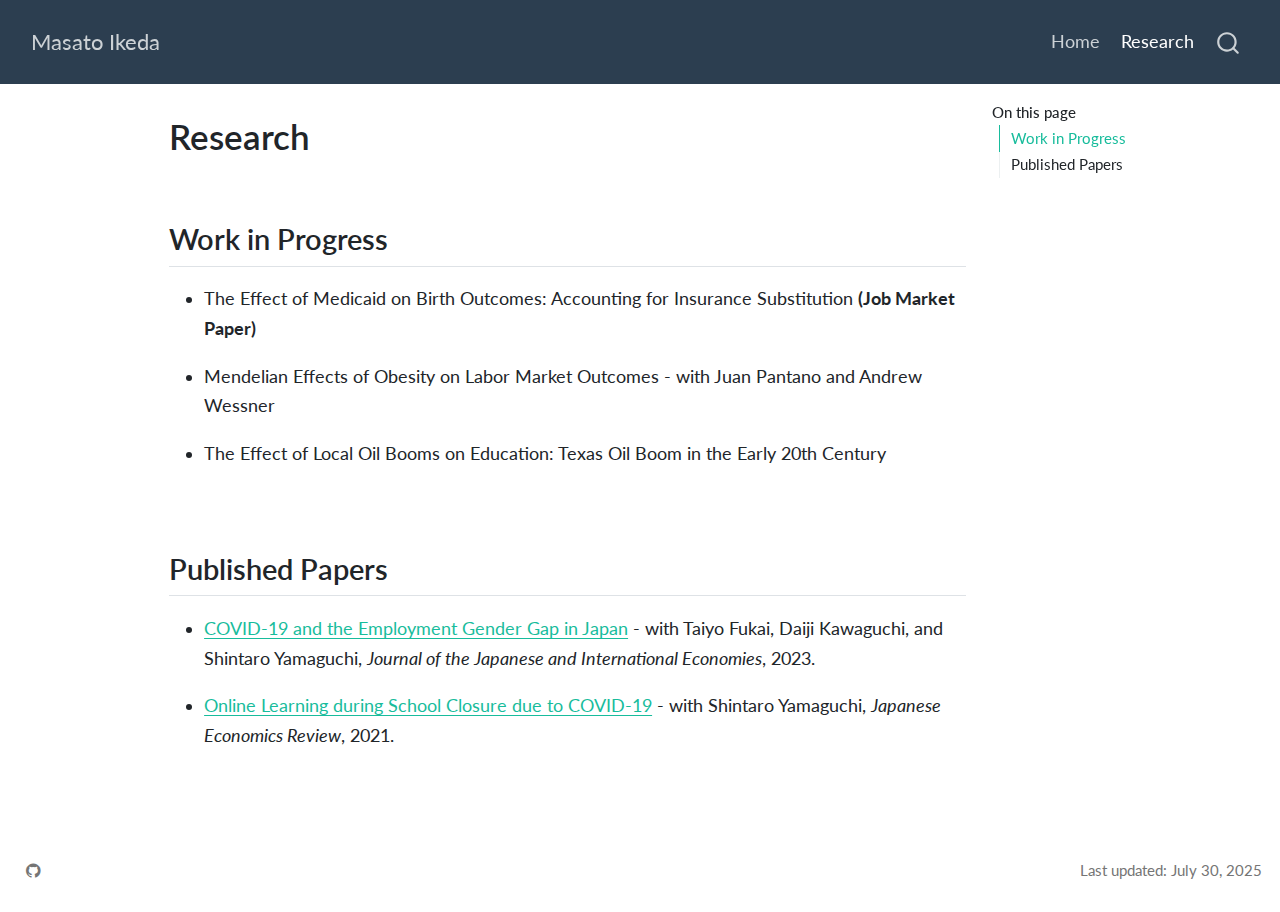
<file: research.html>
<!DOCTYPE html>
<html xmlns="http://www.w3.org/1999/xhtml" lang="en" xml:lang="en"><head>

<meta charset="utf-8">
<meta name="generator" content="quarto-1.7.34">

<meta name="viewport" content="width=device-width, initial-scale=1.0, user-scalable=yes">

<meta name="description" content="PhD candidate in health economics and labor economics at the University of Arizona.">

<title>Research – Masato Ikeda</title>
<style>
code{white-space: pre-wrap;}
span.smallcaps{font-variant: small-caps;}
div.columns{display: flex; gap: min(4vw, 1.5em);}
div.column{flex: auto; overflow-x: auto;}
div.hanging-indent{margin-left: 1.5em; text-indent: -1.5em;}
ul.task-list{list-style: none;}
ul.task-list li input[type="checkbox"] {
  width: 0.8em;
  margin: 0 0.8em 0.2em -1em; /* quarto-specific, see https://github.com/quarto-dev/quarto-cli/issues/4556 */ 
  vertical-align: middle;
}
</style>


<script src="site_libs/quarto-nav/quarto-nav.js"></script>
<script src="site_libs/quarto-nav/headroom.min.js"></script>
<script src="site_libs/clipboard/clipboard.min.js"></script>
<script src="site_libs/quarto-search/autocomplete.umd.js"></script>
<script src="site_libs/quarto-search/fuse.min.js"></script>
<script src="site_libs/quarto-search/quarto-search.js"></script>
<meta name="quarto:offset" content="./">
<script src="site_libs/quarto-html/quarto.js" type="module"></script>
<script src="site_libs/quarto-html/tabsets/tabsets.js" type="module"></script>
<script src="site_libs/quarto-html/popper.min.js"></script>
<script src="site_libs/quarto-html/tippy.umd.min.js"></script>
<script src="site_libs/quarto-html/anchor.min.js"></script>
<link href="site_libs/quarto-html/tippy.css" rel="stylesheet">
<link href="site_libs/quarto-html/quarto-syntax-highlighting-c8ad9e5dbd60b7b70b38521ab19b7da4.css" rel="stylesheet" id="quarto-text-highlighting-styles">
<script src="site_libs/bootstrap/bootstrap.min.js"></script>
<link href="site_libs/bootstrap/bootstrap-icons.css" rel="stylesheet">
<link href="site_libs/bootstrap/bootstrap-8f9bdd95ee228fb855908deb30f1793f.min.css" rel="stylesheet" append-hash="true" id="quarto-bootstrap" data-mode="light">
<script id="quarto-search-options" type="application/json">{
  "location": "navbar",
  "copy-button": false,
  "collapse-after": 3,
  "panel-placement": "end",
  "type": "overlay",
  "limit": 50,
  "keyboard-shortcut": [
    "f",
    "/",
    "s"
  ],
  "show-item-context": false,
  "language": {
    "search-no-results-text": "No results",
    "search-matching-documents-text": "matching documents",
    "search-copy-link-title": "Copy link to search",
    "search-hide-matches-text": "Hide additional matches",
    "search-more-match-text": "more match in this document",
    "search-more-matches-text": "more matches in this document",
    "search-clear-button-title": "Clear",
    "search-text-placeholder": "",
    "search-detached-cancel-button-title": "Cancel",
    "search-submit-button-title": "Submit",
    "search-label": "Search"
  }
}</script>


<link rel="stylesheet" href="https://cdnjs.cloudflare.com/ajax/libs/font-awesome/6.5.2/css/all.min.css">
<meta property="og:title" content="Masato Ikeda | PhD Candidate in Health &amp; Labor Econ">
<meta property="og:description" content="PhD candidate in health economics and labor economics at the University of Arizona.">
<meta property="og:site_name" content="Masato Ikeda">
</head>

<body class="nav-fixed quarto-light">

<div id="quarto-search-results"></div>
  <header id="quarto-header" class="headroom fixed-top">
    <nav class="navbar navbar-expand-lg " data-bs-theme="dark">
      <div class="navbar-container container-fluid">
      <div class="navbar-brand-container mx-auto">
    <a class="navbar-brand" href="./index.html">
    <span class="navbar-title">Masato Ikeda</span>
    </a>
  </div>
            <div id="quarto-search" class="" title="Search"></div>
          <button class="navbar-toggler" type="button" data-bs-toggle="collapse" data-bs-target="#navbarCollapse" aria-controls="navbarCollapse" role="menu" aria-expanded="false" aria-label="Toggle navigation" onclick="if (window.quartoToggleHeadroom) { window.quartoToggleHeadroom(); }">
  <span class="navbar-toggler-icon"></span>
</button>
          <div class="collapse navbar-collapse" id="navbarCollapse">
            <ul class="navbar-nav navbar-nav-scroll ms-auto">
  <li class="nav-item">
    <a class="nav-link" href="./index.html"> 
<span class="menu-text">Home</span></a>
  </li>  
  <li class="nav-item">
    <a class="nav-link active" href="./research.html" aria-current="page"> 
<span class="menu-text">Research</span></a>
  </li>  
</ul>
          </div> <!-- /navcollapse -->
            <div class="quarto-navbar-tools">
</div>
      </div> <!-- /container-fluid -->
    </nav>
</header>
<!-- content -->
<div id="quarto-content" class="quarto-container page-columns page-rows-contents page-layout-article page-navbar">
<!-- sidebar -->
<!-- margin-sidebar -->
    <div id="quarto-margin-sidebar" class="sidebar margin-sidebar">
        <nav id="TOC" role="doc-toc" class="toc-active">
    <h2 id="toc-title">On this page</h2>
   
  <ul>
  <li><a href="#work-in-progress" id="toc-work-in-progress" class="nav-link active" data-scroll-target="#work-in-progress">Work in Progress</a></li>
  <li><a href="#published-papers" id="toc-published-papers" class="nav-link" data-scroll-target="#published-papers">Published Papers</a></li>
  </ul>
</nav>
    </div>
<!-- main -->
<main class="content" id="quarto-document-content">

<header id="title-block-header" class="quarto-title-block default">
<div class="quarto-title">
<h1 class="title">Research</h1>
</div>



<div class="quarto-title-meta">

    
  
    
  </div>
  


</header>


<p><br></p>
<section id="work-in-progress" class="level2">
<h2 class="anchored" data-anchor-id="work-in-progress">Work in Progress</h2>
<ul>
<li><p>The Effect of Medicaid on Birth Outcomes: Accounting for Insurance Substitution <strong>(Job Market Paper)</strong></p></li>
<li><p>Mendelian Effects of Obesity on Labor Market Outcomes - with Juan Pantano and Andrew Wessner</p></li>
<li><p>The Effect of Local Oil Booms on Education: Texas Oil Boom in the Early 20th Century</p></li>
</ul>
<p><br></p>
</section>
<section id="published-papers" class="level2">
<h2 class="anchored" data-anchor-id="published-papers">Published Papers</h2>
<ul>
<li><p><a href="https://www.sciencedirect.com/science/article/pii/S0889158323000114?via%3Dihub">COVID-19 and the Employment Gender Gap in Japan</a> - with Taiyo Fukai, Daiji Kawaguchi, and Shintaro Yamaguchi, <em>Journal of the Japanese and International Economies</em>, 2023.</p></li>
<li><p><a href="https://link.springer.com/article/10.1007/s42973-021-00079-7">Online Learning during School Closure due to COVID-19</a> - with Shintaro Yamaguchi, <em>Japanese Economics Review</em>, 2021.</p></li>
</ul>


</section>

</main> <!-- /main -->
<script id="quarto-html-after-body" type="application/javascript">
  window.document.addEventListener("DOMContentLoaded", function (event) {
    const icon = "";
    const anchorJS = new window.AnchorJS();
    anchorJS.options = {
      placement: 'right',
      icon: icon
    };
    anchorJS.add('.anchored');
    const isCodeAnnotation = (el) => {
      for (const clz of el.classList) {
        if (clz.startsWith('code-annotation-')) {                     
          return true;
        }
      }
      return false;
    }
    const onCopySuccess = function(e) {
      // button target
      const button = e.trigger;
      // don't keep focus
      button.blur();
      // flash "checked"
      button.classList.add('code-copy-button-checked');
      var currentTitle = button.getAttribute("title");
      button.setAttribute("title", "Copied!");
      let tooltip;
      if (window.bootstrap) {
        button.setAttribute("data-bs-toggle", "tooltip");
        button.setAttribute("data-bs-placement", "left");
        button.setAttribute("data-bs-title", "Copied!");
        tooltip = new bootstrap.Tooltip(button, 
          { trigger: "manual", 
            customClass: "code-copy-button-tooltip",
            offset: [0, -8]});
        tooltip.show();    
      }
      setTimeout(function() {
        if (tooltip) {
          tooltip.hide();
          button.removeAttribute("data-bs-title");
          button.removeAttribute("data-bs-toggle");
          button.removeAttribute("data-bs-placement");
        }
        button.setAttribute("title", currentTitle);
        button.classList.remove('code-copy-button-checked');
      }, 1000);
      // clear code selection
      e.clearSelection();
    }
    const getTextToCopy = function(trigger) {
        const codeEl = trigger.previousElementSibling.cloneNode(true);
        for (const childEl of codeEl.children) {
          if (isCodeAnnotation(childEl)) {
            childEl.remove();
          }
        }
        return codeEl.innerText;
    }
    const clipboard = new window.ClipboardJS('.code-copy-button:not([data-in-quarto-modal])', {
      text: getTextToCopy
    });
    clipboard.on('success', onCopySuccess);
    if (window.document.getElementById('quarto-embedded-source-code-modal')) {
      const clipboardModal = new window.ClipboardJS('.code-copy-button[data-in-quarto-modal]', {
        text: getTextToCopy,
        container: window.document.getElementById('quarto-embedded-source-code-modal')
      });
      clipboardModal.on('success', onCopySuccess);
    }
      var localhostRegex = new RegExp(/^(?:http|https):\/\/localhost\:?[0-9]*\//);
      var mailtoRegex = new RegExp(/^mailto:/);
        var filterRegex = new RegExp("https:\/\/mikeda1\.github\.io\/");
      var isInternal = (href) => {
          return filterRegex.test(href) || localhostRegex.test(href) || mailtoRegex.test(href);
      }
      // Inspect non-navigation links and adorn them if external
     var links = window.document.querySelectorAll('a[href]:not(.nav-link):not(.navbar-brand):not(.toc-action):not(.sidebar-link):not(.sidebar-item-toggle):not(.pagination-link):not(.no-external):not([aria-hidden]):not(.dropdown-item):not(.quarto-navigation-tool):not(.about-link)');
      for (var i=0; i<links.length; i++) {
        const link = links[i];
        if (!isInternal(link.href)) {
          // undo the damage that might have been done by quarto-nav.js in the case of
          // links that we want to consider external
          if (link.dataset.originalHref !== undefined) {
            link.href = link.dataset.originalHref;
          }
        }
      }
    function tippyHover(el, contentFn, onTriggerFn, onUntriggerFn) {
      const config = {
        allowHTML: true,
        maxWidth: 500,
        delay: 100,
        arrow: false,
        appendTo: function(el) {
            return el.parentElement;
        },
        interactive: true,
        interactiveBorder: 10,
        theme: 'quarto',
        placement: 'bottom-start',
      };
      if (contentFn) {
        config.content = contentFn;
      }
      if (onTriggerFn) {
        config.onTrigger = onTriggerFn;
      }
      if (onUntriggerFn) {
        config.onUntrigger = onUntriggerFn;
      }
      window.tippy(el, config); 
    }
    const noterefs = window.document.querySelectorAll('a[role="doc-noteref"]');
    for (var i=0; i<noterefs.length; i++) {
      const ref = noterefs[i];
      tippyHover(ref, function() {
        // use id or data attribute instead here
        let href = ref.getAttribute('data-footnote-href') || ref.getAttribute('href');
        try { href = new URL(href).hash; } catch {}
        const id = href.replace(/^#\/?/, "");
        const note = window.document.getElementById(id);
        if (note) {
          return note.innerHTML;
        } else {
          return "";
        }
      });
    }
    const xrefs = window.document.querySelectorAll('a.quarto-xref');
    const processXRef = (id, note) => {
      // Strip column container classes
      const stripColumnClz = (el) => {
        el.classList.remove("page-full", "page-columns");
        if (el.children) {
          for (const child of el.children) {
            stripColumnClz(child);
          }
        }
      }
      stripColumnClz(note)
      if (id === null || id.startsWith('sec-')) {
        // Special case sections, only their first couple elements
        const container = document.createElement("div");
        if (note.children && note.children.length > 2) {
          container.appendChild(note.children[0].cloneNode(true));
          for (let i = 1; i < note.children.length; i++) {
            const child = note.children[i];
            if (child.tagName === "P" && child.innerText === "") {
              continue;
            } else {
              container.appendChild(child.cloneNode(true));
              break;
            }
          }
          if (window.Quarto?.typesetMath) {
            window.Quarto.typesetMath(container);
          }
          return container.innerHTML
        } else {
          if (window.Quarto?.typesetMath) {
            window.Quarto.typesetMath(note);
          }
          return note.innerHTML;
        }
      } else {
        // Remove any anchor links if they are present
        const anchorLink = note.querySelector('a.anchorjs-link');
        if (anchorLink) {
          anchorLink.remove();
        }
        if (window.Quarto?.typesetMath) {
          window.Quarto.typesetMath(note);
        }
        if (note.classList.contains("callout")) {
          return note.outerHTML;
        } else {
          return note.innerHTML;
        }
      }
    }
    for (var i=0; i<xrefs.length; i++) {
      const xref = xrefs[i];
      tippyHover(xref, undefined, function(instance) {
        instance.disable();
        let url = xref.getAttribute('href');
        let hash = undefined; 
        if (url.startsWith('#')) {
          hash = url;
        } else {
          try { hash = new URL(url).hash; } catch {}
        }
        if (hash) {
          const id = hash.replace(/^#\/?/, "");
          const note = window.document.getElementById(id);
          if (note !== null) {
            try {
              const html = processXRef(id, note.cloneNode(true));
              instance.setContent(html);
            } finally {
              instance.enable();
              instance.show();
            }
          } else {
            // See if we can fetch this
            fetch(url.split('#')[0])
            .then(res => res.text())
            .then(html => {
              const parser = new DOMParser();
              const htmlDoc = parser.parseFromString(html, "text/html");
              const note = htmlDoc.getElementById(id);
              if (note !== null) {
                const html = processXRef(id, note);
                instance.setContent(html);
              } 
            }).finally(() => {
              instance.enable();
              instance.show();
            });
          }
        } else {
          // See if we can fetch a full url (with no hash to target)
          // This is a special case and we should probably do some content thinning / targeting
          fetch(url)
          .then(res => res.text())
          .then(html => {
            const parser = new DOMParser();
            const htmlDoc = parser.parseFromString(html, "text/html");
            const note = htmlDoc.querySelector('main.content');
            if (note !== null) {
              // This should only happen for chapter cross references
              // (since there is no id in the URL)
              // remove the first header
              if (note.children.length > 0 && note.children[0].tagName === "HEADER") {
                note.children[0].remove();
              }
              const html = processXRef(null, note);
              instance.setContent(html);
            } 
          }).finally(() => {
            instance.enable();
            instance.show();
          });
        }
      }, function(instance) {
      });
    }
        let selectedAnnoteEl;
        const selectorForAnnotation = ( cell, annotation) => {
          let cellAttr = 'data-code-cell="' + cell + '"';
          let lineAttr = 'data-code-annotation="' +  annotation + '"';
          const selector = 'span[' + cellAttr + '][' + lineAttr + ']';
          return selector;
        }
        const selectCodeLines = (annoteEl) => {
          const doc = window.document;
          const targetCell = annoteEl.getAttribute("data-target-cell");
          const targetAnnotation = annoteEl.getAttribute("data-target-annotation");
          const annoteSpan = window.document.querySelector(selectorForAnnotation(targetCell, targetAnnotation));
          const lines = annoteSpan.getAttribute("data-code-lines").split(",");
          const lineIds = lines.map((line) => {
            return targetCell + "-" + line;
          })
          let top = null;
          let height = null;
          let parent = null;
          if (lineIds.length > 0) {
              //compute the position of the single el (top and bottom and make a div)
              const el = window.document.getElementById(lineIds[0]);
              top = el.offsetTop;
              height = el.offsetHeight;
              parent = el.parentElement.parentElement;
            if (lineIds.length > 1) {
              const lastEl = window.document.getElementById(lineIds[lineIds.length - 1]);
              const bottom = lastEl.offsetTop + lastEl.offsetHeight;
              height = bottom - top;
            }
            if (top !== null && height !== null && parent !== null) {
              // cook up a div (if necessary) and position it 
              let div = window.document.getElementById("code-annotation-line-highlight");
              if (div === null) {
                div = window.document.createElement("div");
                div.setAttribute("id", "code-annotation-line-highlight");
                div.style.position = 'absolute';
                parent.appendChild(div);
              }
              div.style.top = top - 2 + "px";
              div.style.height = height + 4 + "px";
              div.style.left = 0;
              let gutterDiv = window.document.getElementById("code-annotation-line-highlight-gutter");
              if (gutterDiv === null) {
                gutterDiv = window.document.createElement("div");
                gutterDiv.setAttribute("id", "code-annotation-line-highlight-gutter");
                gutterDiv.style.position = 'absolute';
                const codeCell = window.document.getElementById(targetCell);
                const gutter = codeCell.querySelector('.code-annotation-gutter');
                gutter.appendChild(gutterDiv);
              }
              gutterDiv.style.top = top - 2 + "px";
              gutterDiv.style.height = height + 4 + "px";
            }
            selectedAnnoteEl = annoteEl;
          }
        };
        const unselectCodeLines = () => {
          const elementsIds = ["code-annotation-line-highlight", "code-annotation-line-highlight-gutter"];
          elementsIds.forEach((elId) => {
            const div = window.document.getElementById(elId);
            if (div) {
              div.remove();
            }
          });
          selectedAnnoteEl = undefined;
        };
          // Handle positioning of the toggle
      window.addEventListener(
        "resize",
        throttle(() => {
          elRect = undefined;
          if (selectedAnnoteEl) {
            selectCodeLines(selectedAnnoteEl);
          }
        }, 10)
      );
      function throttle(fn, ms) {
      let throttle = false;
      let timer;
        return (...args) => {
          if(!throttle) { // first call gets through
              fn.apply(this, args);
              throttle = true;
          } else { // all the others get throttled
              if(timer) clearTimeout(timer); // cancel #2
              timer = setTimeout(() => {
                fn.apply(this, args);
                timer = throttle = false;
              }, ms);
          }
        };
      }
        // Attach click handler to the DT
        const annoteDls = window.document.querySelectorAll('dt[data-target-cell]');
        for (const annoteDlNode of annoteDls) {
          annoteDlNode.addEventListener('click', (event) => {
            const clickedEl = event.target;
            if (clickedEl !== selectedAnnoteEl) {
              unselectCodeLines();
              const activeEl = window.document.querySelector('dt[data-target-cell].code-annotation-active');
              if (activeEl) {
                activeEl.classList.remove('code-annotation-active');
              }
              selectCodeLines(clickedEl);
              clickedEl.classList.add('code-annotation-active');
            } else {
              // Unselect the line
              unselectCodeLines();
              clickedEl.classList.remove('code-annotation-active');
            }
          });
        }
    const findCites = (el) => {
      const parentEl = el.parentElement;
      if (parentEl) {
        const cites = parentEl.dataset.cites;
        if (cites) {
          return {
            el,
            cites: cites.split(' ')
          };
        } else {
          return findCites(el.parentElement)
        }
      } else {
        return undefined;
      }
    };
    var bibliorefs = window.document.querySelectorAll('a[role="doc-biblioref"]');
    for (var i=0; i<bibliorefs.length; i++) {
      const ref = bibliorefs[i];
      const citeInfo = findCites(ref);
      if (citeInfo) {
        tippyHover(citeInfo.el, function() {
          var popup = window.document.createElement('div');
          citeInfo.cites.forEach(function(cite) {
            var citeDiv = window.document.createElement('div');
            citeDiv.classList.add('hanging-indent');
            citeDiv.classList.add('csl-entry');
            var biblioDiv = window.document.getElementById('ref-' + cite);
            if (biblioDiv) {
              citeDiv.innerHTML = biblioDiv.innerHTML;
            }
            popup.appendChild(citeDiv);
          });
          return popup.innerHTML;
        });
      }
    }
  });
  </script>
</div> <!-- /content -->
<footer class="footer">
  <div class="nav-footer">
    <div class="nav-footer-left">
      <ul class="footer-items list-unstyled">
    <li class="nav-item compact">
    <a class="nav-link" href="https://github.com/mikeda1/mikeda1.github.io">
      <i class="bi bi-github" role="img">
</i> 
    </a>
  </li>  
</ul>
    </div>   
    <div class="nav-footer-center">
      &nbsp;
    </div>
    <div class="nav-footer-right">
<p>Last updated: July 30, 2025</p>
</div>
  </div>
</footer>




</body></html>
</file>
<file: site_libs/quarto-html/tippy.css>
.tippy-box[data-animation=fade][data-state=hidden]{opacity:0}[data-tippy-root]{max-width:calc(100vw - 10px)}.tippy-box{position:relative;background-color:#333;color:#fff;border-radius:4px;font-size:14px;line-height:1.4;white-space:normal;outline:0;transition-property:transform,visibility,opacity}.tippy-box[data-placement^=top]>.tippy-arrow{bottom:0}.tippy-box[data-placement^=top]>.tippy-arrow:before{bottom:-7px;left:0;border-width:8px 8px 0;border-top-color:initial;transform-origin:center top}.tippy-box[data-placement^=bottom]>.tippy-arrow{top:0}.tippy-box[data-placement^=bottom]>.tippy-arrow:before{top:-7px;left:0;border-width:0 8px 8px;border-bottom-color:initial;transform-origin:center bottom}.tippy-box[data-placement^=left]>.tippy-arrow{right:0}.tippy-box[data-placement^=left]>.tippy-arrow:before{border-width:8px 0 8px 8px;border-left-color:initial;right:-7px;transform-origin:center left}.tippy-box[data-placement^=right]>.tippy-arrow{left:0}.tippy-box[data-placement^=right]>.tippy-arrow:before{left:-7px;border-width:8px 8px 8px 0;border-right-color:initial;transform-origin:center right}.tippy-box[data-inertia][data-state=visible]{transition-timing-function:cubic-bezier(.54,1.5,.38,1.11)}.tippy-arrow{width:16px;height:16px;color:#333}.tippy-arrow:before{content:"";position:absolute;border-color:transparent;border-style:solid}.tippy-content{position:relative;padding:5px 9px;z-index:1}
</file>
<file: site_libs/quarto-html/quarto-syntax-highlighting-c8ad9e5dbd60b7b70b38521ab19b7da4.css>
/* quarto syntax highlight colors */
:root {
  --quarto-hl-ot-color: #003B4F;
  --quarto-hl-at-color: #657422;
  --quarto-hl-ss-color: #20794D;
  --quarto-hl-an-color: #5E5E5E;
  --quarto-hl-fu-color: #4758AB;
  --quarto-hl-st-color: #20794D;
  --quarto-hl-cf-color: #003B4F;
  --quarto-hl-op-color: #5E5E5E;
  --quarto-hl-er-color: #AD0000;
  --quarto-hl-bn-color: #AD0000;
  --quarto-hl-al-color: #AD0000;
  --quarto-hl-va-color: #111111;
  --quarto-hl-bu-color: inherit;
  --quarto-hl-ex-color: inherit;
  --quarto-hl-pp-color: #AD0000;
  --quarto-hl-in-color: #5E5E5E;
  --quarto-hl-vs-color: #20794D;
  --quarto-hl-wa-color: #5E5E5E;
  --quarto-hl-do-color: #5E5E5E;
  --quarto-hl-im-color: #00769E;
  --quarto-hl-ch-color: #20794D;
  --quarto-hl-dt-color: #AD0000;
  --quarto-hl-fl-color: #AD0000;
  --quarto-hl-co-color: #5E5E5E;
  --quarto-hl-cv-color: #5E5E5E;
  --quarto-hl-cn-color: #8f5902;
  --quarto-hl-sc-color: #5E5E5E;
  --quarto-hl-dv-color: #AD0000;
  --quarto-hl-kw-color: #003B4F;
}

/* other quarto variables */
:root {
  --quarto-font-monospace: SFMono-Regular, Menlo, Monaco, Consolas, "Liberation Mono", "Courier New", monospace;
}

/* syntax highlight based on Pandoc's rules */
pre > code.sourceCode > span {
  color: #003B4F;
}

code.sourceCode > span {
  color: #003B4F;
}

div.sourceCode,
div.sourceCode pre.sourceCode {
  color: #003B4F;
}

/* Normal */
code span {
  color: #003B4F;
}

/* Alert */
code span.al {
  color: #AD0000;
  font-style: inherit;
}

/* Annotation */
code span.an {
  color: #5E5E5E;
  font-style: inherit;
}

/* Attribute */
code span.at {
  color: #657422;
  font-style: inherit;
}

/* BaseN */
code span.bn {
  color: #AD0000;
  font-style: inherit;
}

/* BuiltIn */
code span.bu {
  font-style: inherit;
}

/* ControlFlow */
code span.cf {
  color: #003B4F;
  font-weight: bold;
  font-style: inherit;
}

/* Char */
code span.ch {
  color: #20794D;
  font-style: inherit;
}

/* Constant */
code span.cn {
  color: #8f5902;
  font-style: inherit;
}

/* Comment */
code span.co {
  color: #5E5E5E;
  font-style: inherit;
}

/* CommentVar */
code span.cv {
  color: #5E5E5E;
  font-style: italic;
}

/* Documentation */
code span.do {
  color: #5E5E5E;
  font-style: italic;
}

/* DataType */
code span.dt {
  color: #AD0000;
  font-style: inherit;
}

/* DecVal */
code span.dv {
  color: #AD0000;
  font-style: inherit;
}

/* Error */
code span.er {
  color: #AD0000;
  font-style: inherit;
}

/* Extension */
code span.ex {
  font-style: inherit;
}

/* Float */
code span.fl {
  color: #AD0000;
  font-style: inherit;
}

/* Function */
code span.fu {
  color: #4758AB;
  font-style: inherit;
}

/* Import */
code span.im {
  color: #00769E;
  font-style: inherit;
}

/* Information */
code span.in {
  color: #5E5E5E;
  font-style: inherit;
}

/* Keyword */
code span.kw {
  color: #003B4F;
  font-weight: bold;
  font-style: inherit;
}

/* Operator */
code span.op {
  color: #5E5E5E;
  font-style: inherit;
}

/* Other */
code span.ot {
  color: #003B4F;
  font-style: inherit;
}

/* Preprocessor */
code span.pp {
  color: #AD0000;
  font-style: inherit;
}

/* SpecialChar */
code span.sc {
  color: #5E5E5E;
  font-style: inherit;
}

/* SpecialString */
code span.ss {
  color: #20794D;
  font-style: inherit;
}

/* String */
code span.st {
  color: #20794D;
  font-style: inherit;
}

/* Variable */
code span.va {
  color: #111111;
  font-style: inherit;
}

/* VerbatimString */
code span.vs {
  color: #20794D;
  font-style: inherit;
}

/* Warning */
code span.wa {
  color: #5E5E5E;
  font-style: italic;
}

.prevent-inlining {
  content: "</";
}

/*# sourceMappingURL=405ffa06017179012420079c49e771b5.css.map */
</file>
